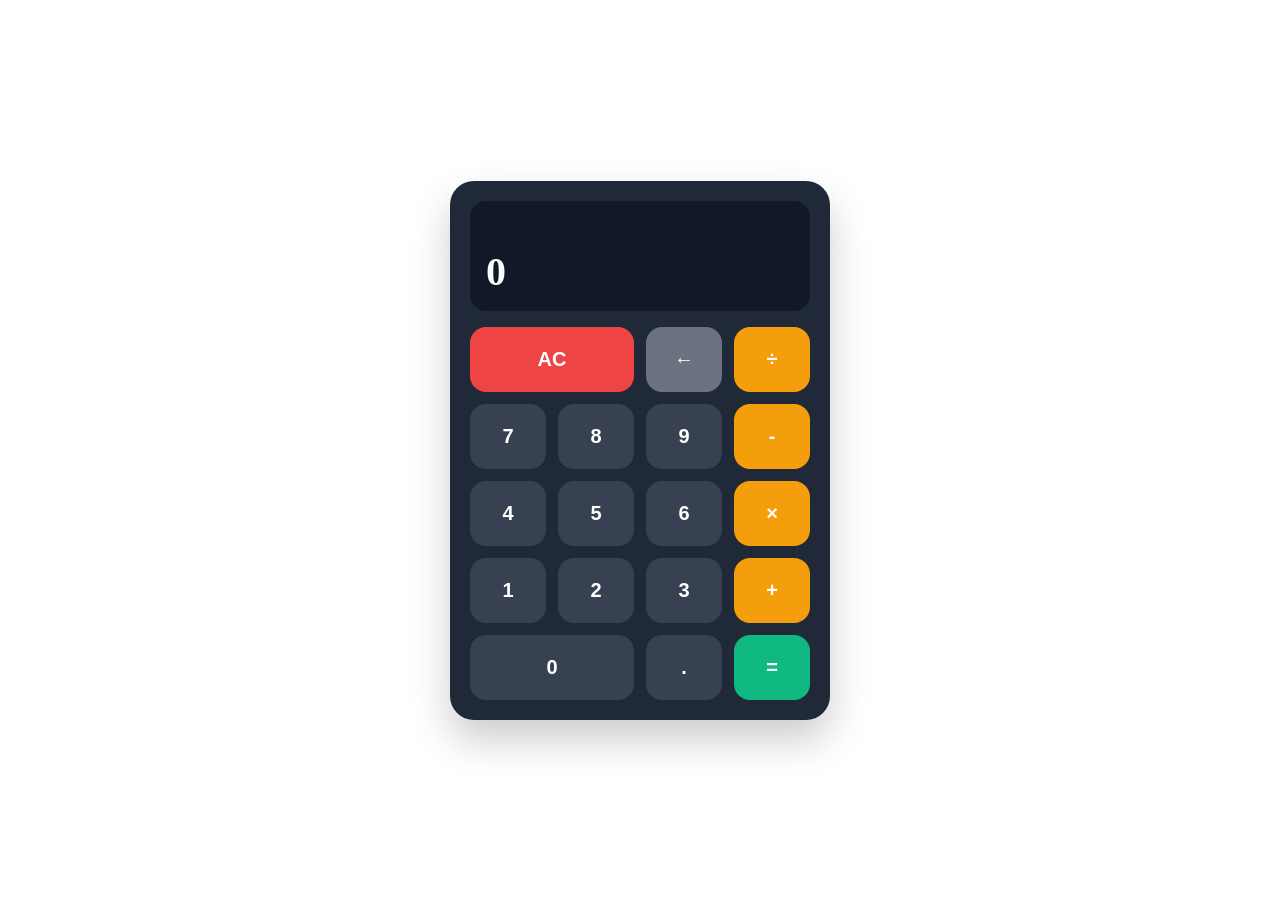
<file: WebDev-L2-Calculator/index.html>
<!DOCTYPE html>
<html lang="en">
<head>
    <meta charset="UTF-8">
    <meta name="viewport" content="width=device-width, initial-scale=1.0">
    <title>Calculator</title>
    <link rel="stylesheet" href="index.css">
</head>
<body>

    <main class="calculator">
        <div class="display">
            <div class="previous-display"></div>
            <div class="current-display">0</div>
        </div>

        <div class="calculator-buttons">
            <button class="span-two clear" data-action="clear">AC</button>
            <button class="delete" data-action="delete">←</button>
            <button class="operator" data-operator="÷">÷</button>

            <button class="number" data-number="7">7</button>
            <button class="number" data-number="8">8</button>
            <button class="number" data-number="9">9</button>
            <button class="operator" data-operator="-">-</button>

            <button class="number" data-number="4">4</button>
            <button class="number" data-number="5">5</button>
            <button class="number" data-number="6">6</button>
            <button class="operator" data-operator="×">×</button>

            <button class="number" data-number="1">1</button>
            <button class="number" data-number="2">2</button>
            <button class="number" data-number="3">3</button>
            <button class="operator" data-operator="+">+</button>

            <button class="number span-two" data-number="0">0</button>
            <button class="decimal" data-action="decimal">.</button>
            <button class="equals" data-action="equals">=</button>
        </div>
    </main>

    <script src="index.js"></script>
</body>
</html>
</file>
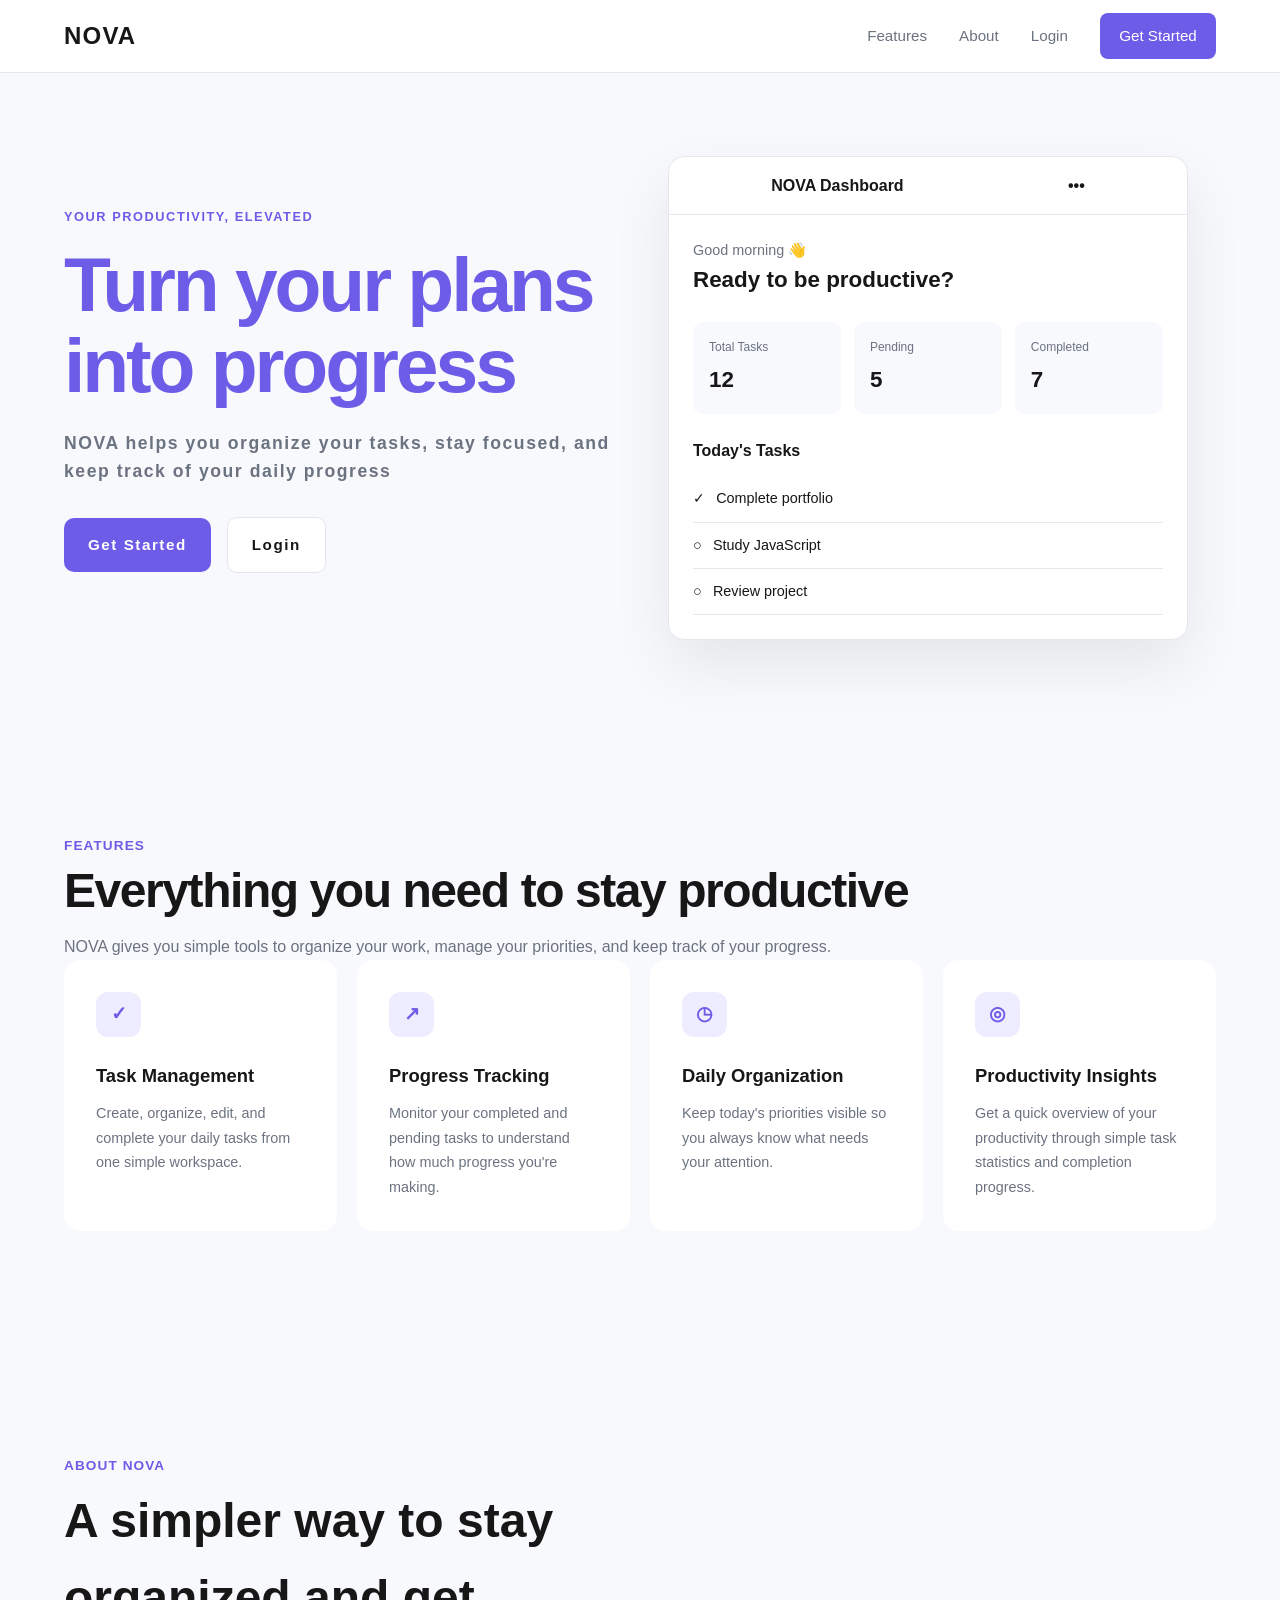
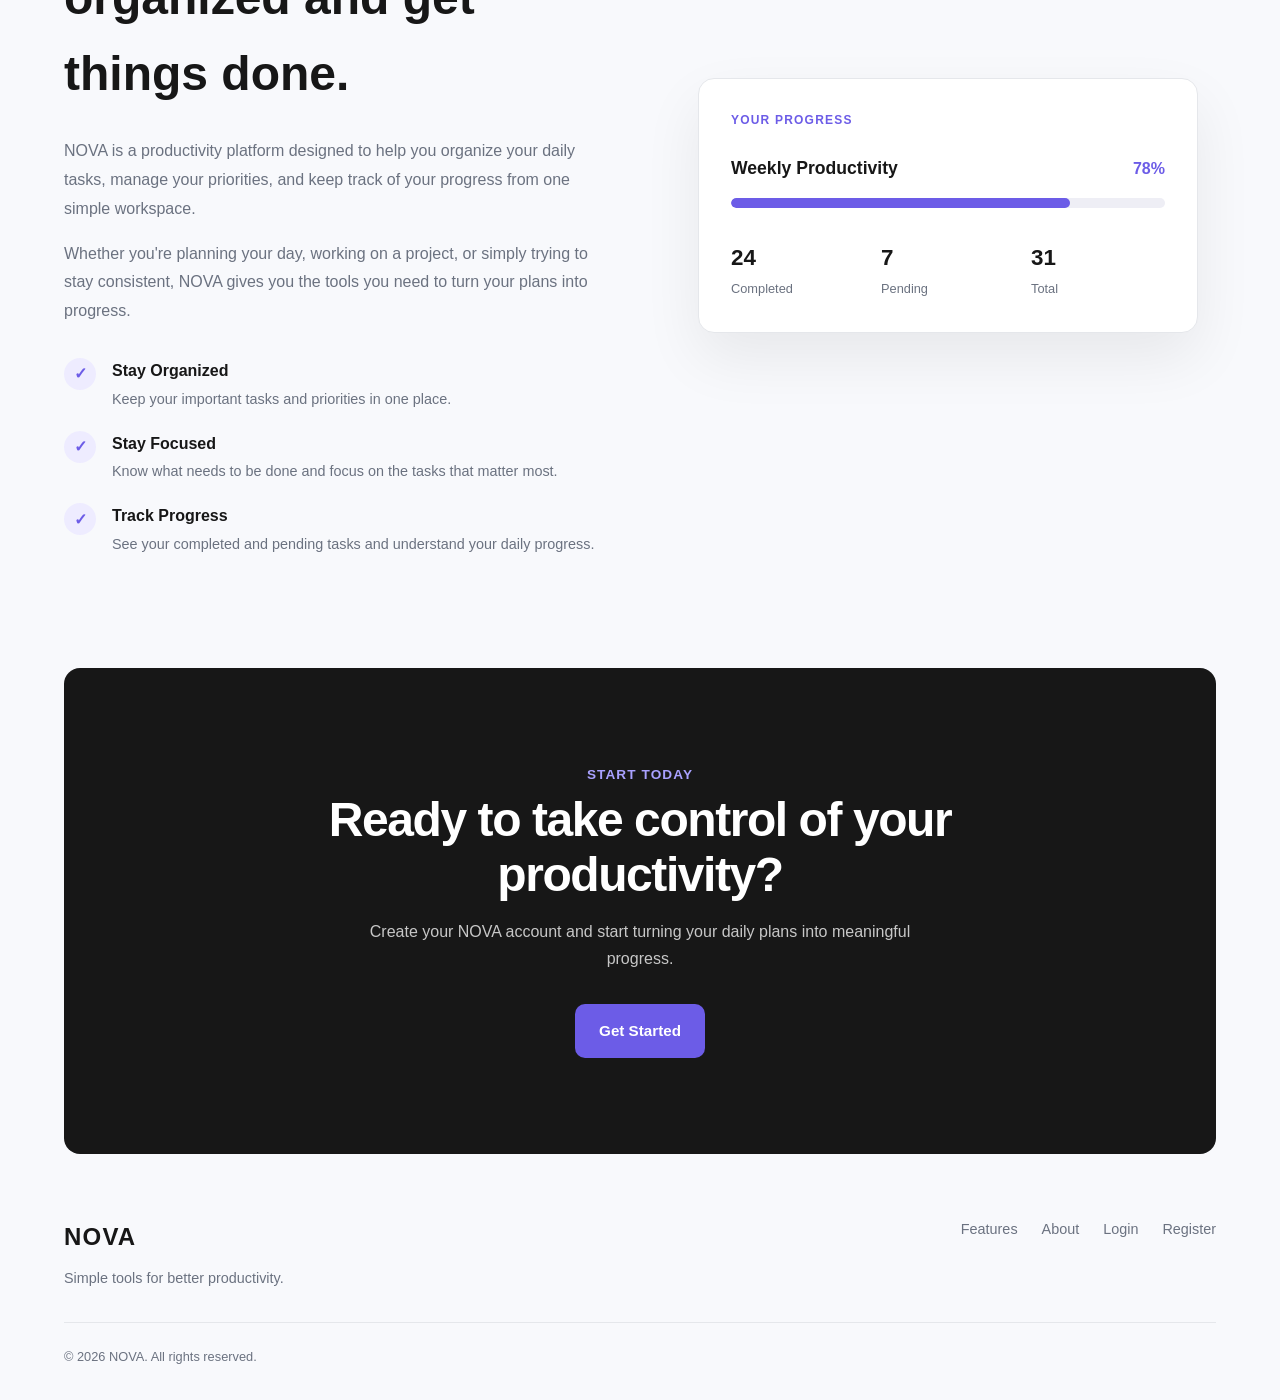
<file: WebDev-L2-LoginAuthenticationSystem/index.html>
<!DOCTYPE html>
<html lang="en">
<head>
    <meta charset="UTF-8">
    <meta name="viewport" content="width=device-width, initial-scale=1.0">
    <title>NOVA Productivity Platform</title>
    <link rel="stylesheet" href="index.css">
</head>
<body>
    <header class="header">
        <nav class="navbar">
            <a href="index.html" class="logo"> NOVA</a>

            <div class="nav-links">
                <a href="#features">Features</a>
                <a href="#about">About</a>
                <a href="pages/login.html">Login</a>
                <a href="pages/register.html" class="nav-cta">Get Started</a>
            </div>

            <button class="menu-toggle" aria-label="Open navigation menu">☰</button>
        </nav>
    </header>
    
    <main>
        <section class="hero">
            <div class="hero-label">
                <p class="hero-label">YOUR PRODUCTIVITY, ELEVATED</p>
                <h1>Turn your plans into progress</h1>
                <p class="hero-description">NOVA helps you organize your tasks, stay focused, and keep track of your daily progress</p>

                <div class="hero-actions">
                    <a href="pages/register.html" class="primary-btn">Get Started</a>
                    <a href="pages/login.html" class="secondary-btn">Login</a>
                </div>
            </div>

            <div class="hero-preview">

    <div class="preview-window">

        <div class="preview-header">
            <span>NOVA Dashboard</span>
            <span>•••</span>
        </div>

        <div class="preview-body">

            <div class="preview-welcome">
                <p>Good morning 👋</p>
                <h2>Ready to be productive?</h2>
            </div>

            <div class="preview-stats">

                <div class="preview-card">
                    <span>Total Tasks</span>
                    <strong>12</strong>
                </div>

                <div class="preview-card">
                    <span>Pending</span>
                    <strong>5</strong>
                </div>

                <div class="preview-card">
                    <span>Completed</span>
                    <strong>7</strong>
                </div>

            </div>

            <div class="preview-tasks">

                <h3>Today's Tasks</h3>

                <div class="preview-task">
                    <span>✓</span>
                    <span>Complete portfolio</span>
                </div>

                <div class="preview-task">
                    <span>○</span>
                    <span>Study JavaScript</span>
                </div>

                <div class="preview-task">
                    <span>○</span>
                    <span>Review project</span>
                </div>
            </div>
        </div>
    </div>
</div>
    </section>

<section id="features" class="features">

    <div class="section-heading">
        <p class="section-label">FEATURES</p>
        <h2>Everything you need to stay productive</h2>
        <p>NOVA gives you simple tools to organize your work, manage your priorities, and keep track of your progress.</p>
    </div>

    <div class="features-grid">

        <article class="feature-card">
        <div class="feature-icon">✓</div>
        <h3>Task Management</h3>
        <p>Create, organize, edit, and complete your daily tasks from one simple workspace.</p>
        </article>

        <article class="feature-card">
        <div class="feature-icon">↗</div>
        <h3>Progress Tracking</h3>
        <p>Monitor your completed and pending tasks to understand how much progress you're making.</p>
        </article>

        <article class="feature-card">

            <div class="feature-icon">◷</div>
            <h3>Daily Organization</h3>

            <p>Keep today's priorities visible so you always know what needs your attention.</p>
        </article>

        <article class="feature-card">

            <div class="feature-icon">◎</div>
            <h3>Productivity Insights</h3>
            <p>Get a quick overview of your productivity through simple task statistics and completion progress.</p>
        </article>
    </div>
</section>

<section id="about" class="about">
    <div class="about-content">
        <p class="section-label">ABOUT NOVA</p>
        <h2>A simpler way to stay organized and get things done.</h2>

        <p>NOVA is a productivity platform designed to help you
            organize your daily tasks, manage your priorities,
            and keep track of your progress from one simple workspace.</p>

        <p>Whether you're planning your day, working on a project,
            or simply trying to stay consistent, NOVA gives you
            the tools you need to turn your plans into progress.</p>
        <div class="about-points">
            <div class="about-point">
                <span class="about-point-icon">✓</span>
                <div>
                    <h3>Stay Organized</h3>
                    <p>Keep your important tasks and priorities in one place.</p>
                </div>
            </div>

            <div class="about-point">
                <span class="about-point-icon">✓</span>
                <div>
                    <h3>Stay Focused</h3>
                    <p>Know what needs to be done and focus on the tasks that matter most.</p>
                </div>
            </div>

            <div class="about-point">
                <span class="about-point-icon">✓</span>
                <div>
                    <h3>Track Progress</h3>
                    <p>See your completed and pending tasks and understand your daily progress.</p>
                </div>
            </div>
        </div>
    </div>

    <div class="about-visual">
        <div class="about-card">
            <p class="about-card-label">YOUR PROGRESS</p>
            <div class="progress-header">
                <h3>
                    Weekly Productivity
                </h3>
                <span>
                    78%
                </span>
            </div>
            <div class="progress-bar">
                <div class="progress-fill"></div>
            </div>

            <div class="progress-stats">
                <div>
                    <strong>24</strong>
                    <span>Completed</span>
                </div>
                <div>
                    <strong>7</strong>
                    <span>Pending</span>
                </div>
                <div>
                    <strong>31</strong>
                    <span>Total</span>
                </div>
            </div>
        </div>
    </div>
</section>

<section class="final-cta">
        <div class="cta-content">
        <p class="section-label">START TODAY</p>
        <h2>Ready to take control of your productivity?</h2>
        <p>Create your NOVA account and start turning your daily plans into meaningful progress.</p>
    <a href="pages/register.html" class="primary-btn">Get Started</a>
    </div>
</section>
    </main>

<footer>
    <div class="footer-content">
        <div class="footer-brand">
        <a href="index.html" class="logo">NOVA</a>
            <p>Simple tools for better productivity.</p>
        </div>

        <div class="footer-links">
            <a href="#features">Features</a>
            <a href="#about">About</a>
            <a href="pages/login.html">Login</a>
            <a href="pages/register.html">Register</a>
        </div>
    </div>
    <div class="footer-bottom">
        <p>&copy; 2026 NOVA. All rights reserved.</p>
    </div>
</footer>
    <script src="index.js"></script>
</body>
</html>
</file>
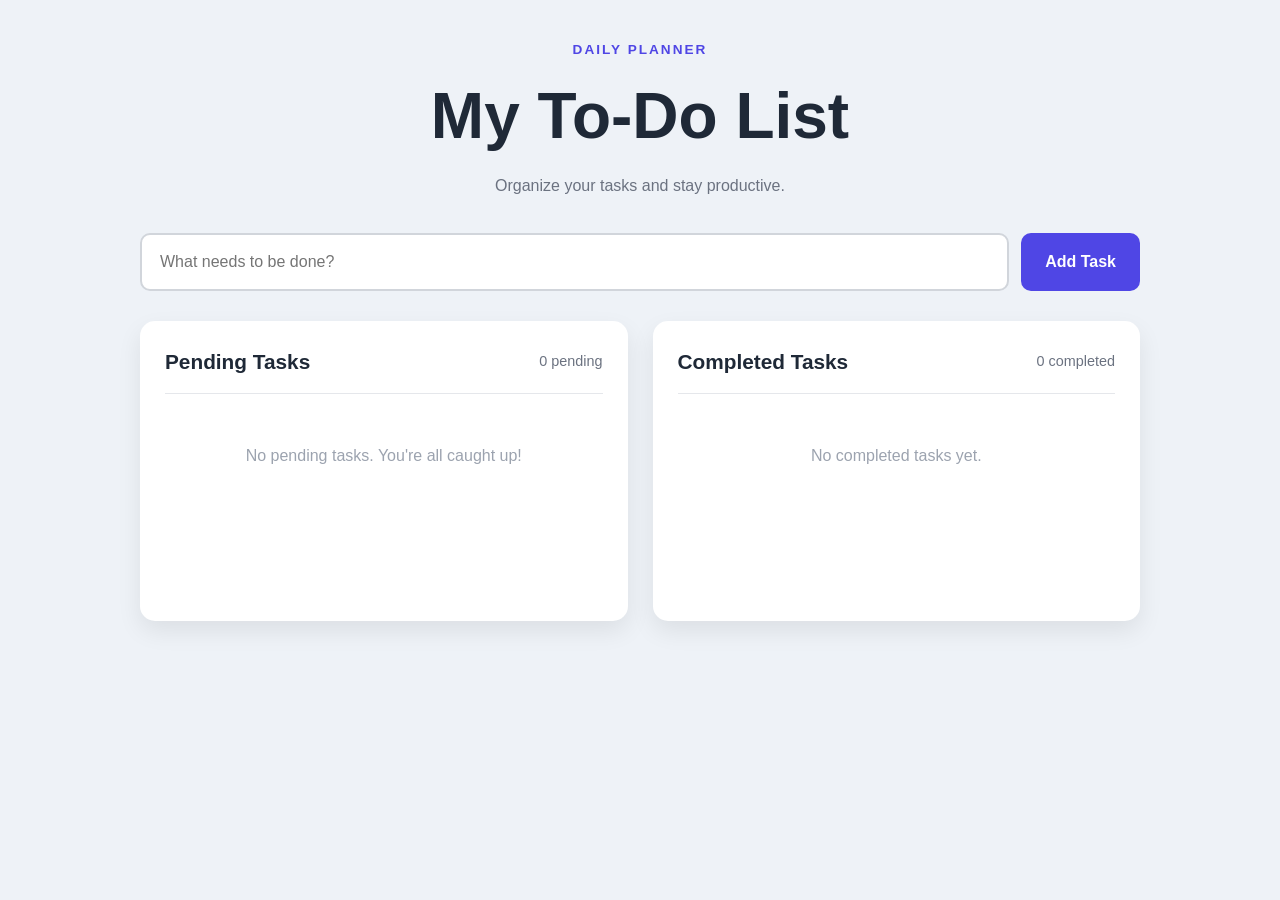
<file: WebDev-L2-ToDoWebApp/index.html>
<!DOCTYPE html>
<html lang="en">
<head>
    <meta charset="UTF-8">
    <meta name="viewport" content="width=device-width, initial-scale=1.0">
    <title>To-Do Web App</title>
    <link rel="stylesheet" href="index.css">
</head>

<body>

    <main class="todo-app">

        <header class="app-header">
            <p class="eyebrow">Daily Planner</p>
            <h1>My To-Do List</h1>
            <p class="subtitle">Organize your tasks and stay productive.</p>
        </header>

        <section class="task-input-section">
            <form id="task-form">
                <label for="task-input" class="sr-only">Enter a task</label>

                <input type="text" id="task-input" placeholder="What needs to be done?" autocomplete="off">

                <button type="submit" id="add-task-btn"> Add Task</button>
            </form>
        </section>

        <section class="tasks-section">

            <div class="task-list-container">
                <div class="list-header">
                    <h2>Pending Tasks</h2>
                    <span id="pending-count">0 pending</span>
                </div>

                <ul id="pending-list" class="task-list"></ul>

                <p id="pending-empty" class="empty-message">
                    No pending tasks. You're all caught up!
                </p>
            </div>

            <div class="task-list-container">
                <div class="list-header">
                    <h2>Completed Tasks</h2>
                    <span id="completed-count">0 completed</span>
                </div>

                <ul id="completed-list" class="task-list"></ul>

                <p id="completed-empty" class="empty-message"> No completed tasks yet.</p>
            </div>

        </section>

    </main>

    <script src="index.js"></script>
</body>
</html>
</file>
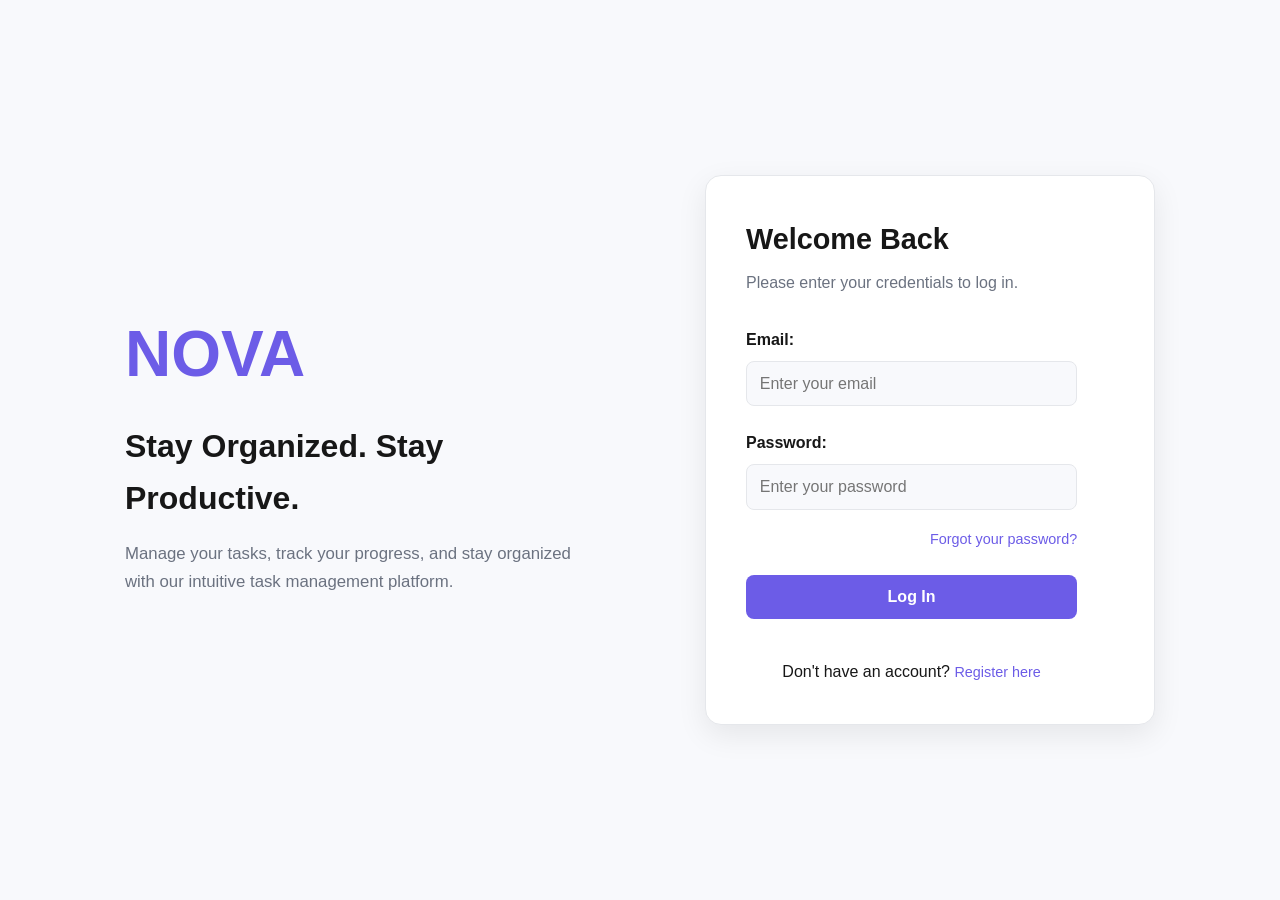
<file: WebDev-L2-LoginAuthenticationSystem/pages/dashboard.html>
<!DOCTYPE html>
<html lang="en">
<head>
    <meta charset="UTF-8">
    <meta name="viewport" content="width=device-width, initial-scale=1.0">

    <title>NOVA Dashboard</title>

    <link rel="stylesheet" href="../index.css">
</head>

<body>

    <div class="dashboard-container">

        <header class="dashboard-header">
            <div class="dashboard-logo">
                <h1>NOVA</h1>
            </div>

            <div class="dashboard-user">
                <div class="user-avatar">R</div>

                <div class="user-info">
                    <span class="user-name">User</span>
                    <span class="user-email">user@example.com</span>
                </div>

                <button type="button" id="logoutBtn">Logout</button>
            </div>
        </header>

        <div class="dashboard-layout">
            <aside class="dashboard-sidebar">
                <nav class="dashboard-nav" aria-label="Dashboard navigation">

                    <a href="dashboard.html" class="nav-item active">Dashboard</a>

                    <a href="#tasks" class="nav-item">My Tasks</a>
                </nav>
            </aside>

            <main class="dashboard-main">

                <section class="welcome-section">
                    <div>
                        <p class="section-label">Dashboard</p>

                        <h2>Hi, <span id="dashboardUserName">User</span> 👋</h2>
                        <p>Stay focused, stay organized, and get things done.</p>
                    </div>
                </section>

                <section class="stats-section" aria-label="Task statistics">

                    <article class="stat-card">
                        <span class="stat-label">Total Tasks</span>
                        <strong id="totalTasks">0</strong>
                    </article>

                    <article class="stat-card">
                        <span class="stat-label">Completed</span>
                        <strong id="completedTasks">0</strong>
                    </article>

                    <article class="stat-card">
                        <span class="stat-label">Remaining</span>
                        <strong id="remainingTasks">0</strong>
                    </article>
                </section>

                <section class="tasks-section" id="tasks">

                    <div class="tasks-header">
                        <div>
                            <p class="section-label">Productivity</p>
                            <h2>My Tasks</h2>
                        </div>
                    </div>

                    <form class="task-form" id="taskForm">
                        <label for="taskInput" class="sr-only">Add a new task</label>

                        <input type="text" id="taskInput" placeholder="What do you need to accomplish?" autocomplete="off">
                        <button type="submit">Add Task</button>
                    </form>

                    <div class="task-list-container">
                        <div class="task-group">
                            <div class="task-group-header">
                                <h3>Pending Tasks</h3>
                                <span id="pendingCount">0</span>
                            </div>

                            <ul id="pendingList" class="task-list"></ul>
                        </div>

                        <div class="task-group">

                            <div class="task-group-header">
                                <h3>Completed Tasks</h3>
                                <span id="completedCount">0</span>
                            </div>

                            <ul id="completedList" class="task-list"></ul>
                        </div>
                    </div>

                    <div class="empty-state" id="emptyState">
                        <h3>No tasks yet</h3>
                        <p>
                            Start by adding your first task and take the next step
                            toward a more productive day.
                        </p>
                    </div>
                </section>
            </main>
        </div>
    </div>

    <script src="../index.js"></script>

</body>
</html>
</file>
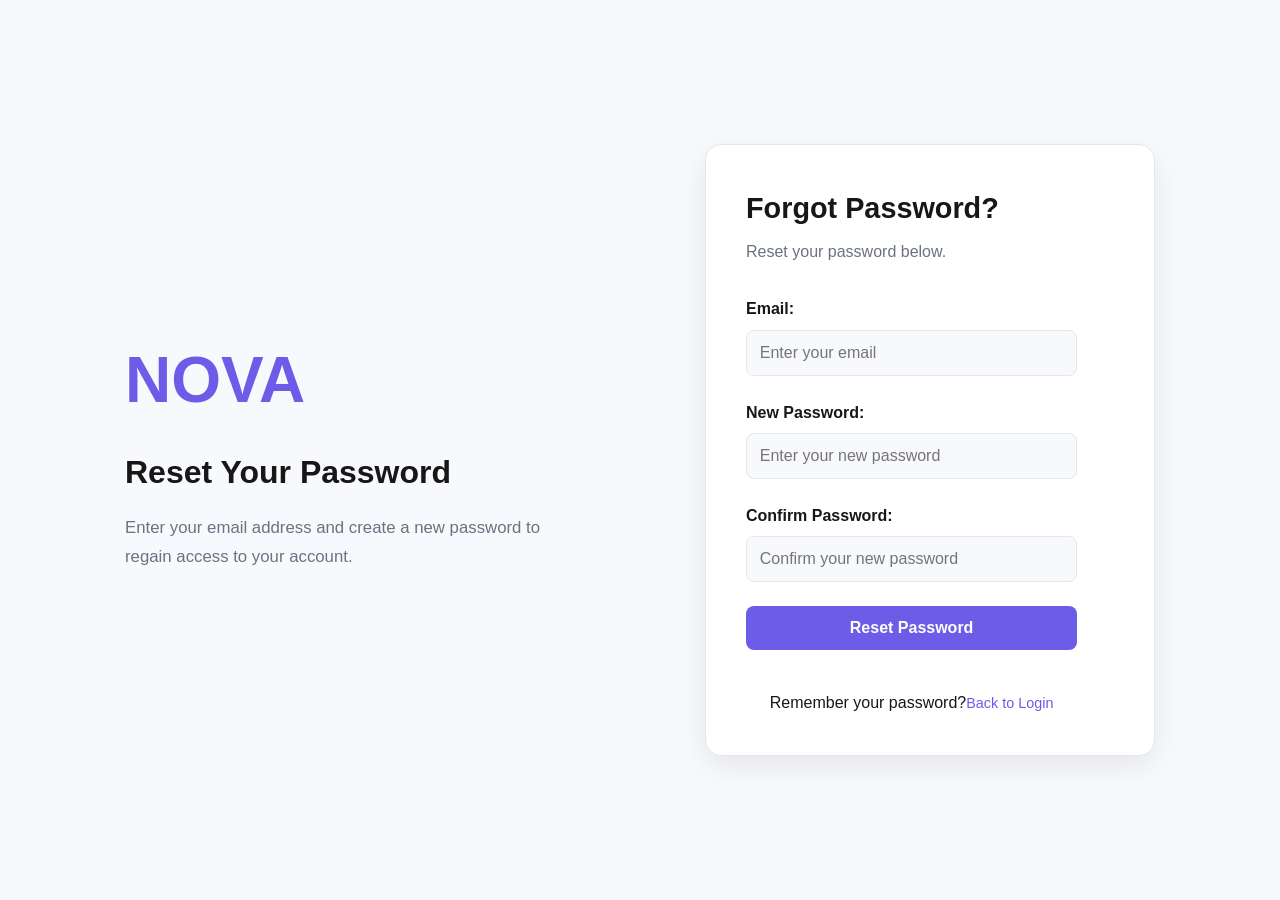
<file: WebDev-L2-LoginAuthenticationSystem/pages/forgot-password.html>
<!DOCTYPE html>
<html lang="en">
<head>
    <meta charset="UTF-8">
    <meta name="viewport" content="width=device-width, initial-scale=1.0">
    <title>Forgot Password NOVA</title>
    <link rel="stylesheet" href="../index.css">
</head>
<body>
    <section class="login-container">
        <div class="login-info">
            <h1>NOVA</h1>
            <h3>Reset Your Password</h3>
            <p>Enter your email address and create a new password to regain access to your account.</p>
        </div>

        <div class="login-card">
            <h2>Forgot Password?</h2>
            <p>Reset your password below.</p>
            <form class="login-form" id="forgotPasswordForm">
                <label for="email">Email:</label>
                <input type="email" id="email" required placeholder="Enter your email">

                <span id="emailError"></span>

                <label for="newPassword">New Password:</label>
                <input type="password" id="newPassword" required placeholder="Enter your new password">

                <span id="newPasswordError"></span>

                <label for="confirmPassword">Confirm Password:</label>
                <input type="password=" id="confirmPassword" required placeholder="Confirm your new password">

                <span id="confirmPasswordError"></span>

                <button type="submit">Reset Password</button>

                <p class="register">Remember your password?<a href="login.html">Back to Login</a></p>
                <span id="resetSuccess"></span>
            </form>
        </div>
    </section>

    <script src="../index.js"></script>

</body>

</html>
</file>
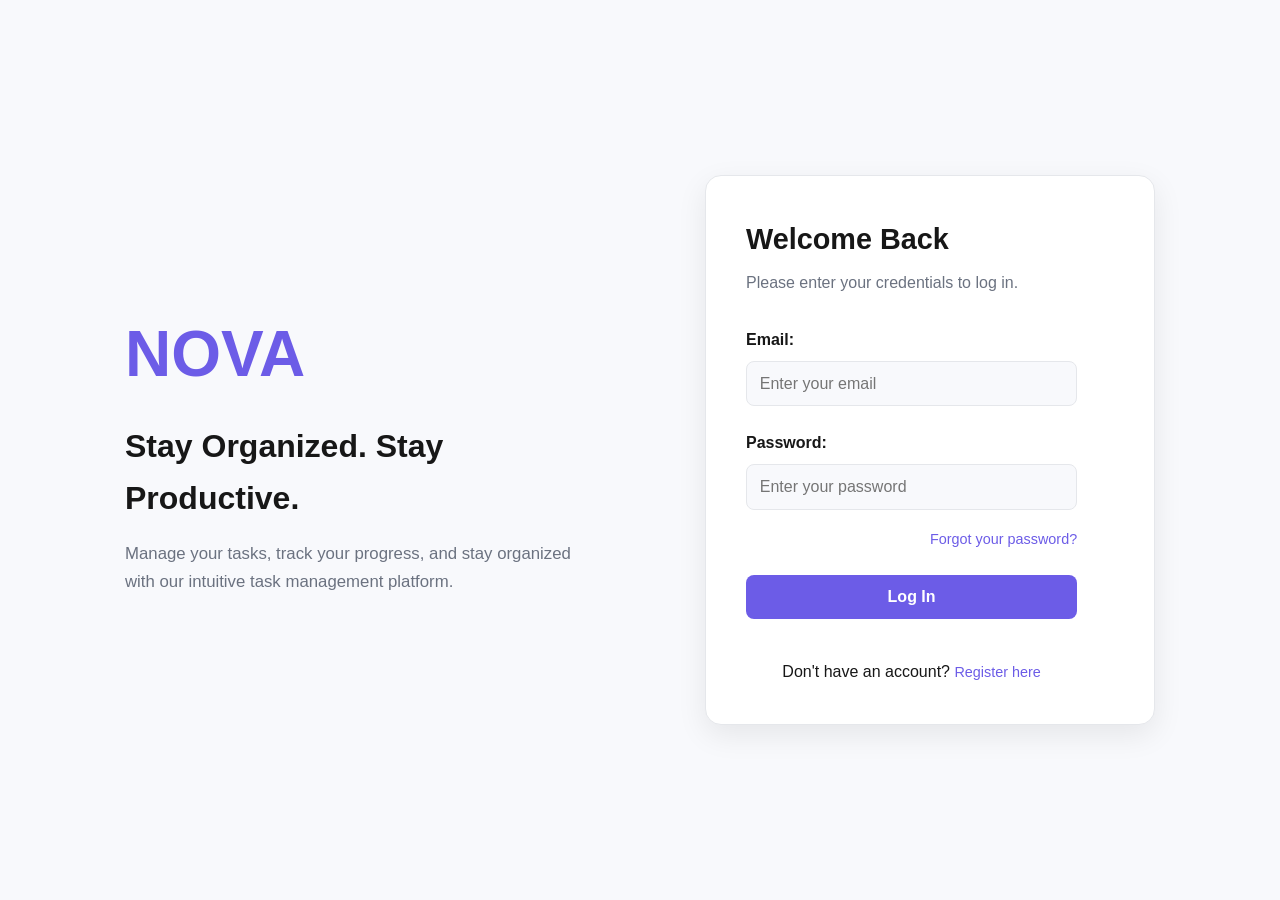
<file: WebDev-L2-LoginAuthenticationSystem/pages/login.html>
<!DOCTYPE html>
<html lang="en">
<head>
    <meta charset="UTF-8">
    <meta name="viewport" content="width=device-width, initial-scale=1.0">
    <title>Login Platform</title>
    <link rel="stylesheet" href="../index.css">
</head>
<body>
    <section class="login-container">

        <div class="login-info">
        <h1>NOVA</h1>
        <h3>Stay Organized. Stay Productive.</h3>
        <p> Manage your tasks, track your progress, and stay organized with our intuitive task management platform.</p>
        </div>
        
    <div class="login-card">
        <h2>Welcome Back</h2>
        <p>Please enter your credentials to log in.</p>

        <form class="login-form" id="loginForm">
            <label for="email">Email:</label>
            <input type="email" id="email" required placeholder="Enter your email">
            <span id="emailErrors"></span>
            <label for="password">Password:</label>
            <input type="password" id="password" required placeholder="Enter your password">
            <span id="passwordErrors"></span>
            <p class="forget-password"><a href="forgot-password.html">Forgot your password?</a></p>
            <button type="submit">Log In</button>

            <p class="register">Don't have an account? <a href="register.html">Register here</a></p>
            <span id="success-login"></span>
        </form>
    </div>
    </section>
    <script src="../index.js"></script>
</body>
</html>
</file>
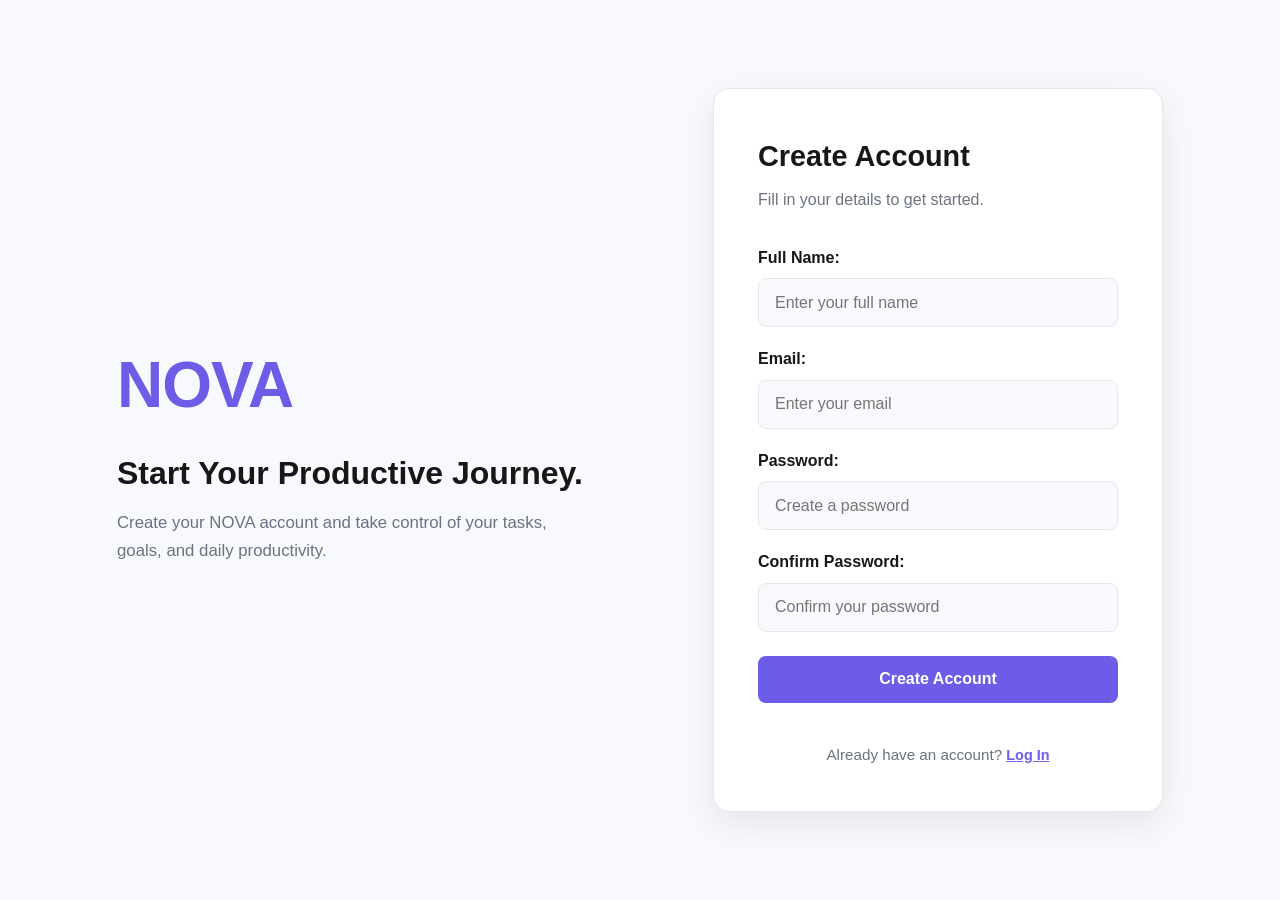
<file: WebDev-L2-LoginAuthenticationSystem/pages/register.html>
<!DOCTYPE html>

<html lang="en">

<head>
    <meta charset="UTF-8">
    <meta name="viewport" content="width=device-width, initial-scale=1.0">
    <title>NOVA | Register</title>
    <link rel="stylesheet" href="../index.css">
</head>

<body>

<section class="register-container">
    <div class="register-info">
        <h1>NOVA</h1>
        <h3>Start Your Productive Journey.</h3>
        <p>Create your NOVA account and take control of your tasks, goals, and daily productivity.</p>
    </div>

    <div class="register-card">
        <h2>Create Account</h2>
        <p>Fill in your details to get started.</p>

        <form class="register-form" id="registerForm">
            <label for="name">Full Name:</label>
            <input type="text"id="name" required placeholder="Enter your full name">
            <span id="fullNameError"></span>

            <label for="email">Email:</label>
            <input type="email" id="email" required placeholder="Enter your email">
            <span id="emailError"></span>

            <label for="password">Password:</label>
            <input type="password" id="password" required placeholder="Create a password">
            <span id="passwordError"></span>

            <label for="confirm-password">Confirm Password:</label>
            <input type="password" id="confirm-password" required placeholder="Confirm your password">
            <span id="confirmPassError"></span>

            <button type="submit">Create Account</button>
            <span id="success-message"></span>
            <p class="login-link">Already have an account? <a href="login.html">Log In</a></p>
        </form>
    </div>
</section>
<script src="../index.js"></script>
</body>

</html>
</file>
<file: WebDev-L2-Calculator/index.css>
* {
    margin: 0;
    padding: 0;
    box-sizing: border-box;
}
body {
    min-height: 100vh;
    display: flex;
    justify-content: center;
    align-items: center;
    padding: 1rem;
}
.calculator {
    width: min(100%, 380px);
    padding: 1.25rem;
    border-radius: 1.5rem;
    background: #1f2937;
    box-shadow: 0 20px 40px rgba(0, 0, 0, 0.2);
}
.display {
    min-height: 110px;
    margin-bottom: 1rem;
    padding: 1rem;
    display: flex;
    flex-direction: column;
    justify-content: flex-end;
    align-items: flex-end;
    overflow: hidden;
    border-radius: 1rem;
    background: #111827;
    color: #ffffff;
}
.previous-display {
    min-height: 24px;
    width: 100%;
    color: #9ca3af;
    font-size: 1rem;
}
.current-display {
    width: 100%;
    font-size: 2.5rem;
    font-weight: 600;
    overflow-wrap: anywhere;
}
.calculator-buttons {
    display: grid;
    grid-template-columns: repeat(4, 1fr);
    gap: 0.75rem;
}.calculator-buttons button {
    min-height: 65px;
    border: none;
    border-radius: 1rem;
    font-size: 1.25rem;
    font-weight: 600;
    cursor: pointer;
}
.number,
.decimal {
    background: #374151;
    color: #ffffff;
}
.operator {
    background: #f59e0b;
    color: #ffffff;
}
.clear {
    background: #ef4444;
    color: #ffffff;
}
.delete {
    background: #6b7280;
    color: #ffffff;
}
.equals {
    background: #10b981;
    color: #ffffff;
}
.calculator-buttons button:hover {
    opacity: 0.85;
}
.calculator-buttons button:active {
    transform: scale(0.95);
}
.span-two {
    grid-column: span 2;
}
@media (max-width: 400px) {
    .calculator {
        padding: 1rem;
        border-radius: 1.25rem;
    }

    .calculator-buttons {
        gap: 0.5rem;
    }

    .calculator-buttons button {
        min-height: 60px;
    }

    .current-display {
        font-size: 2rem;
    }
}
</file>
<file: WebDev-L2-LoginAuthenticationSystem/index.css>
* {
    margin: 0;
    padding: 0;
    box-sizing: border-box;
}
html{
    scroll-behavior: smooth;
}
body{
    font-family: Arial, sans-serif;
    line-height: 1.6;
    background-color: var(--background-color);
    color: var(--text-primary);
}
:root {
    --primary-color: #6c5ce7;
    --primary-dark: #5849c7;
    --background-color: #f8f9fc;
    --surface-color: #ffffff;
    --text-primary: #171717;
    --text-secondary: #6b7280;
    --border-color: #e5e7eb;
    --radius: 16px;
    --container-width: 1200px;
}
.container {
    width: min(90%, var(--container-width));
    margin: 0 auto;
}
header {
    background-color: var(--surface-color);
    border-bottom: 1px solid var(--border-color);
}
nav {
    width: min(90%, var(--container-width));
    margin: 0 auto;
    min-height: 72px;
    display: flex;
    align-items: center;
    justify-content: space-between;
}
.logo {
    color: var(--text-primary);
    text-decoration: none;
    font-size: 1.5rem;
    font-weight: 800;
    letter-spacing: 0.05em;
}
.nav-links {
    display: flex;
    align-items: center;
    gap: 2rem;
}
.nav-links a{
    color: var(--text-secondary);
    text-decoration: none;
    font-size: 0.95rem;
    font-weight: 500;
    transition: color 0.2s ease;
}
.nav-links a:hover {
    color: var(--primary-color);
}
.nav-cta {
    background-color: var(--primary-color);
    color: white !important;
    padding: 0.7rem 1.2rem;
    border-radius: 8px;
    transition: background-color 0.2s ease;
}
.nav-cta:hover {
    background-color: var(--primary-dark);
}
.hero {
    width: min(90%, var(--container-width));
    margin: 0 auto;
    min-height: 650px;
    display: grid;
    grid-template-columns: 1fr 1fr;
    align-items: center;
}
.hero-label {
    color: var(--primary-color);
    font-size: 0.8rem;
    font-weight: 700;
    letter-spacing: 0.12em;
    margin-bottom: 1rem;
}
.hero h1 {
    max-width: 650px;
    font-size: clamp(2.8rem, 6vw, 5rem);
    line-height: 1.05;
    letter-spacing: -0.04em;
    margin-bottom: 1.5rem;
}
.hero-description {
    max-width: 550;
    color: var(--text-secondary);
    font-size: 1.1rem;
    margin-bottom: 2rem;
}
.hero-actions {
    display: flex;
    align-items: center;
    gap: 1rem;
}
.primary-btn,
.secondary-btn {
    display: inline-flex;
    align-items: center;
    justify-content: center;
    text-decoration: none;
    padding: 0.9rem 1.5rem;
    border-radius: 10px;
    font-weight: 600;
    transition: all 0.2s ease;
    font-size: 0.95rem;
}
.primary-btn{
    background-color: var(--primary-color);
    color: white;
}
.primary-btn:hover {
    background-color: var(--primary-dark);
}
.secondary-btn {
    background-color: var(--surface-color);
    color: var(--text-primary);
    border: 1px solid var(--border-color);
}
.secondary-btn:hover {
    border-color: var(--primary-color);
    color: var(--primary-color);
}
.hero-preview {
    display: flex;
    justify-content: center;
}
.preview-window {
    width: 100%;
    max-width: 520px;
    background-color: var(--surface-color);
    border: 1px solid var(--border-color);
    border-radius: var(--radius);
    box-shadow: 0 25px 60px rgba(0, 0, 0, 0.08);
    overflow: hidden;
}
.preview-header {
    display: flex;
    align-items: center;
    justify-content: space-around;
    padding: 1rem 1.25rem;
    border-bottom: 1px solid var(--border-color);
    font-weight: 600;
}
.preview-body {
    padding: 1.5rem;
}
.preview-welcome {
    margin-bottom: 1.5rem;
}
.preview-welcome p {
    color: var(--text-secondary);
    font-size: 0.9rem;
}
.preview-welcome h2 {
    font-size: 1.4rem;
}
.preview-stats {
    display: grid;
    grid-template-columns: repeat(3, 1fr);
    gap: 0.8rem;
    margin-bottom: 1.5rem;
}
.preview-card {
    padding: 1rem;
    background-color: var(--background-color);
    border-radius: 10px;
}
.preview-card span {
    display: block;
    color: var(--text-secondary);
    font-size: 0.75rem;
    margin-bottom: 0.3rem;
}
.preview-card strong {
    font-size: 1.4rem;
}
.preview-tasks h3 {
    font-size: 1rem;
    margin-bottom: 0.8rem;
}
.preview-task {
    display: flex;
    align-items: center;
    gap: 0.7rem;
    padding: 0.7rem 0;
    border-bottom: 1px solid var(--border-color);
    font-size: 0.9rem;
}
.features {
    width: min(90%, var(--container-width));
    margin: 0 auto;
    padding: 7rem 0;
}
.section.heading {
    max-width: 650px;
    margin: 0 auto 4rem;
    text-align: center;
}
.section-label {
    color: var(--primary-color);
    font-size: 0.8rem;
    font-weight: 700;
    letter-spacing: 0.12em;
    margin-bottom: 0.8rem;
}
.section-heading h2 {
    font-size: clamp(2rem, 4vw, 3rem);
    line-height: 1.15;
    letter-spacing: -0.03em;
    margin-bottom: 1rem;
}
.section-heading > p:last-child {
    color: var(--text-secondary);
    font-size: 1rem;
}
.features-grid {
    display: grid;
    grid-template-columns: repeat(4, 1fr);
    gap: 1.25rem;
}
.feature-card {
    background-color: var(--surface-color);
    bottom: 1px solid var(--border-color);
    border-radius: var(--radius);
    padding: 2rem;
    min-height: 260px;
    transition:
    transform 0.2s ease,
    box-shadow 0.2s ease;
}
.feature-card:hover {
    transform: translateY(-5px);
    box-shadow: 0 15px 35px rgba(0, 0, 0, 0.06);
}
.feature-icon {
    width: 45px;
    height: 45px;
    display: flex;
    align-items: center;
    justify-content: center;
    margin-bottom: 1.5rem;
    background-color: #eeecff;
    color: var(--primary-color);
    border-radius: 12px;
    font-size: 1.2rem;
    font-weight: 700;
}
.feature-card h3 {
    font-size: 1.15rem;
    margin-bottom: 0.7rem;
}
.feature-card p {
    color: var(--text-secondary);
    font-size: 0.9rem;
    line-height: 1.7;
}
.about {
    width: min(90%, var(--container-width));
    margin: 0 auto;
    padding: 7rem 0;
    display: grid;
    grid-template-columns: 1fr 1fr;
    align-items: center;
    gap: 5rem;
}
.about-content {
    max-width: 600px;
}
.about-content > h2 {
    font-size: clamp(2rem, 4vw, 3rem);
    line-height: -0.03em;
    margin-bottom: 1.5rem;
}
.about-content > p:not(.section-label) {
    color: var(--text-secondary);
    margin-bottom: 1rem;
    line-height: 1.8;
}
.about-points {
    display: flex;
    flex-direction: column;
    gap: 1.25rem;
    margin-top: 2rem;
}
.about-point {
    display: flex;
    align-items: flex-start;
    gap: 1rem;
}
.about-point-icon {
    flex-shrink: 0;
    width: 32px;
    height: 32px;
    display: flex;
    align-items: center;
    justify-content: center;
    background-color: #eeecff;
    color: var(--primary-color);
    border-radius: 50%;
    font-weight: 700;
}
.about-point h3 {
    font-size: 1rem;
    margin-bottom: 0.25rem;
}
.about-point p {
    color: var(--text-secondary);
    font-size: 0.9rem;
    line-height: 1.6;
}
.about-visual {
    display: flex;
    justify-content: center;
}
.about-card {
    width: 100%;
    max-width: 500px;
    padding: 2rem;
    background-color: var(--surface-color);
    border: 1px solid var(--border-color);
    border-radius: var(--radius);
    box-shadow: 0 25px 60px rgba(0, 0, 0, 0.07);
}
.about-card-label {
    color: var(--primary-color);
    font-size: 0.75rem;
    font-weight: 700;
    letter-spacing: 0.1em;
    margin-bottom: 1.5rem;
}
.progress-header {
    display: flex;
    align-items: center;
    justify-content: space-between;
    margin-bottom: 1rem;
}
.progress-header h3 {
    font-size: 1.1rem;
}
.progress-header span {
    color: var(--primary-color);
    font-weight: 700;
}
.progress-bar {
    width: 100%;
    height: 10px;
    background-color: #eeeef5;
    border-radius: 999px;
     overflow: hidden;
    margin-bottom: 2rem;
}
.progress-fill {
    width: 78%;
    height: 100%;
    background-color: var(--primary-color);
    border-radius: inherit;
}
.progress-stats {
    display: grid;
    grid-template-columns: repeat(3, 1fr);
    gap: 1rem;
}
.progress-stats div {
    display: flex;
    flex-direction: column;
    gap: 0.2rem;
}
.progress-stats strong {
    font-size: 1.4rem;
}
.progress-stats span {
    color: var(--text-secondary);
    font-size: 0.8rem;
}
.final-cta {
    width: min(90%, var(--container-width));
    margin: 0 auto;
    padding: 6rem 2rem;
    background-color: var(--text-primary);
    border-radius: var(--radius);
    text-align: center;
}
.cta-content {
    max-width: 650px;
    margin: 0 auto;
}
.final-cta .section-label {
    color: #a9a1ff;
}
.final-cta h2 {
    color: white;
    font-size: clamp(2rem, 4vw, 3rem);
    line-height: 1.15;
    letter-spacing: -0.03em;
    margin-bottom: 1rem;
}
.final-cta p:not(.section-label) {
    color: #c7c7c7;
    max-width: 550px;
    margin: 0 auto 2rem;
    line-height: 1.7;
}
.primary-btn {
    background-color: var(--primary-color);
    color: white;
}
footer {
    width: min(90%, var(--container-width));
    margin: 0 auto;
    padding: 4rem 0 2rem;
}
.footer-content {
    display: flex;
    align-items: flex-start;
    justify-content: space-between;
    gap: 3rem;
    padding-bottom: 2rem;
    border-bottom: 1px solid var(--border-color);
}
.footer-brand {
    max-width: 300px;
}
.footer-brand p {
    color: var(--text-secondary);
    margin-top: 0.7rem;
    font-size: 0.9rem;
}
.footer-links {
    display: flex;

    gap: 1.5rem;

    flex-wrap: wrap;
}
.footer-links a {
    color: var(--text-secondary);
    text-decoration: none;
    font-size: 0.9rem;
    transition: color 0.2s ease;
}
.footer-links a:hover {
    color: var(--primary-color);
}
.footer-bottom {
    padding-top: 1.5rem;
}
.footer-bottom p {
    color: var(--text-secondary);
    font-size: 0.8rem;
}
.menu-toggle {
    display: none;
    background: none;
    border: none;
    font-size: 1.5rem;
    cursor: pointer;
}

@media (max-width: 900px) {
    .menu-toggle {
        display: block;
    }
    nav {
        flex-direction: row;
        align-items: center;
        justify-content: space-between;
}
    .navbar {
        position: relative;
        padding: 1rem 1.25rem;
        display: flex;
        justify-content: space-between;
        align-items: center;
    }
    .nav-links{
        display: none;
        position: absolute;
        top: 100%;
        left: 0;
        width: 100%;
        background-color: var(--surface-color);
        flex-direction: column;
        align-items: flex-end;
        gap: 1rem;
        padding: 1rem 0;
    }
    .nav-links.active {
        display: flex;
    }
    .hero {
        grid-template-columns: 1fr;
        min-height: auto;
        padding: 5rem 0;
    }
    .hero-content {
        text-align: center;
    }
    .hero-description {
        margin-left: auto;
        margin-right: auto;
    }
    .hero-actions {
        justify-content: center;
    }
    .features-grid {
        grid-template-columns: repeat(2, 1fr);
    }
    .about {
        grid-template-columns: 1fr;
        gap: 3rem;
        padding: 5rem 0;
    }
    .about-content {
        max-width: 100%;
    }
    .about-visual {
        width: 100%;
    }
    .footer-content {
        flex-direction: column;
    }
}

@media (max-width: 600px) {
    nav {
        min-height: auto;
        padding: 1rem 0;
        flex-direction: row;
        align-items: center;
        justify-content: space-between;
        gap: 1rem;
    }
    .nav-links {
        width: 100%;

        justify-content: center;

        gap: 0.8rem;
    }
    .nav-links a {
        font-size: 0.85rem;
    }
    .hero {
        width: 90%;

        padding: 4rem 0;
    }
    .hero h1 {
        font-size: 2.7rem;
    }
    .hero-description {
        font-size: 1rem;
    }
    .hero-actions {
        flex-direction: column;

        width: 100%;
    }
    .primary-btn,
    .secondary-btn {
        width: 100%;
    }
    .preview-body {
        padding: 1rem;
    }
    .preview-stats {
        grid-template-columns: 1fr;
    }
    .features {
        padding: 5rem 0;
    }
    .features-grid {
        grid-template-columns: 1fr;
    }
    .feature-card {
        min-height: auto;
    }
    .section-heading {
        margin-bottom: 3rem;
    }
    .section-heading h2 {
        font-size: 2rem;
    }
    .about {
        width: 90%;
        padding: 5rem 0;
    }
    .about-content > h2 {
        font-size: 2rem;
    }
    .about-card {
        padding: 1.5rem;
    }
    .progress-stats {
        gap: 0.5rem;
    }
    .final-cta {
        width: 90%;

        padding: 4rem 1.5rem;
    }
    .final-cta h2 {
        font-size: 2rem;
    }
    footer {
        padding-top: 3rem;
    }
    .footer-links {
        gap: 1rem;
    }

}


/* Login Page Styles */
* {
    box-sizing: border-box;
    margin: 0;
    padding: 0;
}
html {
    scroll-behavior: smooth;
}
body {
    font-family: Arial, sans-serif;
    background-color: var(--background-color);
    color: var(--text-primary);
    line-height: 1.6;
}
.login-container {
    width: min(90%, var(--container-width));
    margin: 0 auto;
    min-height: 100vh;
    display: flex;
    align-items: center;
    justify-content: center;
    gap: 5rem;
    padding: 3rem 0;
}
.login-info {
    flex: 1;
    max-width: 500px;
}
.login-info h1 {
    font-size: 4rem;
    margin-bottom: 1rem;
    font-weight: 800;
    color: var(--primary-color);
}
.login-info h3 {
    font-size: 2rem;
    margin-bottom: 1rem;
    font-weight: 700;
    color: var(--text-primary);
}
.login-info p {
    color: var(--text-secondary);
    font-size: 1.05rem;
    max-width: 450px;
    line-height: 1.7;
}
.login-card{
    flex: 1;
    max-width: 450px;
    background-color: var(--surface-color);
    border: 1px solid var(--border-color);
    border-radius: var(--radius);
    padding: 2.5rem;
    box-shadow: 0 10px 30px rgba(0, 0, 0, 0.08);
}
.login-card h2 {
    font-size: 1.8rem;
    margin-bottom: 0.5rem;
    font-weight: 700;
    color: var(--text-primary);
}
.login-card > p {
    color: var(--text-secondary);
    margin-bottom: 2rem;
    font-size: 1rem;
}
.login-form {
    width: min(90%, var(--container-width));
    display: flex;
    flex-direction: column;
    max-width: 400px;
}
.login-form label {
    margin-bottom: 0.5rem;
    font-weight: 600;
    color: var(--text-primary);
}
.login-form input {
    padding: 0.8rem;
    margin-bottom: 1.5rem;
    border: 1px solid var(--border-color);
    border-radius: 8px;
    font-size: 1rem;
    background-color: var(--background-color);
    color: var(--text-primary);
}
.login-form input:focus {
    outline: none;
    border-color: var(--primary-color);
    box-shadow: 0 0 5px rgba(108, 92, 231, 0.5);
}
.login-form button {
    padding: 0.8rem;
    background-color: var(--primary-color);
    color: white;
    border: none;
    border-radius: 8px;
    font-size: 1rem;
    font-weight: 600;
    transition: background-color 0.2s ease;
    margin-bottom: 1rem;
    cursor: pointer;
}
.login-form button:hover {
    background-color: var(--primary-dark);
}
.forget-password {
    text-align: right;
    margin-bottom: 1.5rem;
    margin-top: -0.5rem;
}
.forget-password a {
    color: var(--primary-color);
    text-decoration: none;
    font-size: 0.9rem;
}
.forget-password a:hover {
    text-decoration: underline;
}
.register {
    text-align: center;
    margin-top: 1.5rem;
    margin-bottom: 0;
}
.register a {
    color: var(--primary-color);
    text-decoration: none;
    font-size: 0.9rem;
}
.register a:hover {
    text-decoration: underline;
}

@media (max-width: 900px) {
    .login-container {
        flex-direction: column;
        gap: 3rem;
        padding: 2rem 0;
    }
    .login-info {
        text-align: center;
        max-width: 600px;
    }
    .login-info h1 {
        font-size: 3rem;
    }
    .login-info h3 {
        font-size: 1.5rem;
    }
    .login-info p {
        margin: 0 auto;
    }
    .login-card {
        width: 100%;
        max-width: 450px;
    }
}

/* Register page styles */
.register-container {
    width: min(90%, var(--container-width));
    margin: 0 auto;
    min-height: 100vh;
    display: flex;
    align-items: center;
    justify-content: center;
    gap: 6rem;
    padding: 3rem 0;
}
.register-info {
    flex: 1;
    max-width: 500px;
}
.register-info h1 {
    font-size: 4rem;
    margin-bottom: 1rem;
    font-weight: 800;
    color: var(--primary-color);
    letter-spacing: -1px;
}
.register-info h3 {
font-size: 2rem;
margin-bottom: 1rem;
font-weight: 700;
color: var(--text-primary);
line-height: 1.25;
}
.register-info p {
color: var(--text-secondary);
font-size: 1.05rem;
max-width: 450px;
line-height: 1.7;
}
.register-card {
flex: 1;
width: 100%;
max-width: 450px;
background-color: var(--surface-color);
border: 1px solid var(--border-color);
border-radius: var(--radius);
padding: 2.75rem;
box-shadow: 0 12px 35px rgba(0, 0, 0, 0.08);
}
.register-card h2 {
font-size: 1.8rem;
margin-bottom: 0.5rem;
font-weight: 700;
color: var(--text-primary);
}
.register-card > p {
color: var(--text-secondary);
margin-bottom: 2rem;
font-size: 1rem;
}
.register-form {
width: 100%;
display: flex;
flex-direction: column;
}
.register-form label {
margin-bottom: 0.5rem;
font-weight: 600;
color: var(--text-primary);
}
.register-form input {
width: 100%;
padding: 0.9rem 1rem;
margin-bottom: 1.2rem;
border: 1px solid var(--border-color);
border-radius: 8px;
font-size: 1rem;
background-color: var(--background-color);
color: var(--text-primary);
transition: border-color 0.2s ease, box-shadow 0.2s ease;
}
.register-form input:focus {
outline: none;
border-color: var(--primary-color);
box-shadow: 0 0 0 3px rgba(108, 92, 231, 0.12);
}
.register-form button {
width: 100%;
padding: 0.9rem;
margin-top: 0.3rem;
margin-bottom: 1rem;
background-color: var(--primary-color);
color: white;
border: none;
border-radius: 8px;
font-size: 1rem;
font-weight: 600;
cursor: pointer;
transition: background-color 0.2s ease, transform 0.2s ease;
}
.register-form button:hover{
background-color: var(--primary-dark);
transform: translateY(-1px);
}
.login-link {
text-align: center;
margin-top: 1.5rem;
margin-bottom: 0;
color: var(--text-secondary);
font-size: 0.95rem;
}
.login-link a {
color: var(--primary-color);
text-decoration: none;
font-size: 0.9rem;
font-weight: 600;
}
.login-link a {
text-decoration: underline;
}
@media (max-width: 900px) {
.register-container{
    flex-direction: column;
    gap: 3rem;
    padding: 2rem 0;
}
.register-info {
    text-align: center;
    max-width: 600px;
}
.register-info h1 {
    font-size: 3rem;
}
.register-form h3 {
    font-size: 1.5rem;
}
.register-info p { 
    margin: 0 auto; 
} .register-card { 
    width: 100%; 
    max-width: 450px; 
    padding: 2rem; 
}
}

/* NOVA DASHBOARD */

.dashboard-container {
    min-height: 100vh;
    background-color: var(--background-color);
}
.dashboard-header {
    height: 80px;
    background-color: var(--surface-color);
    border-bottom: 1px solid var(--border-color);
    display: flex;
    align-items: center;
    justify-content: space-between;
    padding: 0 40px;
}
.dashboard-logo h1{
    color: var(--primary-color);
    font-size: 1.8rem;
    letter-spacing: -0.03em;
}
.dashboard-user {
    display: flex;
    align-items: center;
    gap: 12px;
}
.user-avatar {
    width: 42px;
    height: 42px;
    border-radius: 50%;
    background-color: var(--primary-color);
    color: white;
    display: flex;
    align-items: center;
    justify-content: center;
    font-weight: 700;
}
.user-info {
    display: flex;
    flex-direction: column;
}
.user-name {
    font-weight: 600;
    font-size: 0.95rem;
}
.user-email {
    color: var(--text-secondary);
    font-size: 0.8rem;
}
#logoutBtn {
    margin-left: 15px;
    padding: 9px 16px;
    border: 1px solid var(--border-color);
    border-radius: 8px;
    background-color: transparent;
    color: var(--text-primary);
    cursor: pointer;
    font-weight: 600;
}
.dashboard-layout {
    display: grid;
    grid-template-columns: 220px 1fr;
    min-height: calc(100vh - 80px);
}
.dashboard-sidebar {
    background-color: var(--surface-color);
    border-right: 1px solid var(--border-color);
    padding: 30px 20px;
}
.dashboard-nav {
    display: flex;
    flex-direction: column;
    gap: 8px;
}
.nav-item {
    display: block;
    padding: 12px 14px;
    border-radius: 10px;
    color: var(--text-secondary);
    text-decoration: none;
    font-weight: 500;
    transition: 0.2s ease;
}
.nav-item:hover {
    background-color: var(--background-color);
    color: var(--text-primary);
}
.nav-item.active {
    background-color: var(--primary-color);
    color: white;
}
.dashboard-main {
    padding: 40px;
    max-width: 1200px;
    width: 100%;
}
.welcome-section {
    margin-bottom: 32px;
}
.section-label {
    color: var(--primary-color);
    font-size: 0.85rem;
    font-weight: 700;
    text-transform: uppercase;
    letter-spacing: 0.08em;
    margin-bottom: 6px;
}
.welcome-section h2 {
    font-size: 2rem;
    line-height: 1.2;
    margin-bottom: 8px;
}
.welcome-section > div > p:last-child {
    color: var(--text-secondary);
    font-size: 1rem;
}
.stats-section {
    display: grid;
    grid-template-columns: repeat(3, 1fr);
    gap: 20px;
    margin-bottom: 40px;
}
.stat-card {
    background-color: var(--surface-color);
    border: 1px solid var(--border-color);
    border-radius: var(--radius);
    padding: 24px;
    display: flex;
    flex-direction: column;
    gap: 8px;
    transition: transform 0.2s ease, box-shadow 0.2s ease;
}
.stat-card:hover {
    transform: translateY(-3px);
    box-shadow: 0 8px 24px rgba(0, 0, 0, 0.06);
}
.stat-label {
    color: var(--text-secondary);
    font-size: 0.9rem;
    font-weight: 500;
}
.stat-card strong {
    font-size: 2rem;
    line-height: 1;
}
.tasks-section {
    background-color: var(--surface-color);
    border: 1px solid var(--border-color);
    border-radius: var(--radius);
    padding: 30px;
}
.tasks-header {
    display: flex;
    align-items: center;
    justify-content: space-between;
    margin-bottom: 24px;
}
.tasks-header h2 {
    font-size: 1.5rem;
    margin-top: 4px;
}
.task-form {
    display: flex;
    gap: 12px;
    margin-bottom: 30px;
}
.task-form input {
    flex: 1;
    padding: 13px 16px;
    border: 1px solid var(--border-color);
    border-radius: 10px;
    background-color: var(--background-color);
    color: var(--text-primary);
    font-size: 0.95rem;
    outline: none;
    transition: border-color 0.2s ease, box-shadow 0.2s ease;
}
.task-form input:focus {
    border-color: var(--primary-color);
    box-shadow: 0 0 0 3px rgba(108, 92, 231, 0.1);
}
.task-form button {
    padding: 13px 22px;
    border: none;
    border-radius: 10px;
    background-color: var(--primary-color);
    color: white;
    font-weight: 600;
    cursor: pointer;
    transition: background-color 0.2s ease, transform 0.2s ease;
}
.task-form button:hover {
    background-color: var(--primary-dark);
    transform: translateY(-1px);
}
.task-list-container {
    display: grid;
    grid-template-columns: 1fr 1fr;
    gap: 24px;
}
.task-group {
    border: 1px solid var(--border-color);
    border-radius: 12px;
    padding: 20px;
}
.task-group-header {
    display: flex;
    align-items: center;
    justify-content: space-between;
    margin-bottom: 18px;
}
.task-group-header h3 {
    font-size: 1rem;
}
.task-group-header span {
    min-width: 28px;
    height: 28px;
    padding: 0 8px;
    border-radius: 50%;
    background-color: var(--background-color);
    color: var(--text-secondary);
    display: flex;
    align-items: center;
    justify-content: center;
    font-size: 0.8rem;
    font-weight: 700;
}
.task-list {
    list-style: none;
    display: flex;
    flex-direction: column;
    gap: 10px;
}
.task-item {
    display: flex;
    align-items: center;
    justify-content: space-between;
    gap: 15px;
    padding: 14px;
    border: 1px solid var(--border-color);
    border-radius: 10px;
    background-color: var(--background-color);
}
.task-content {
    display: flex;
    flex-direction: column;
    gap: 3px;
    min-width: 0;
}
.task-text {
    font-size: 0.95rem;
    font-weight: 500;
    word-break: break-word;
}
.task-time {
    color: var(--text-secondary);
    font-size: 0.75rem;
}
.task-actions {
    display: flex;
    align-items: center;
    gap: 6px;
    flex-shrink: 0;
}
.task-actions button {
    border: 1px solid var(--border-color);
    border-radius: 7px;
    padding: 7px 10px;
    background-color: var(--surface-color);
    color: var(--text-primary);
    font-size: 0.78rem;
    cursor: pointer;
    transition: 0.2s ease;
}
.task-actions button:hover {
    background-color: var(--primary-color);
    border-color: var(--primary-color);
    color: white;
}
.task-item.completed .task-text {
    text-decoration: line-through;
    color: var(--text-secondary);
}
.empty-state {
    text-align: center;
    padding: 45px 20px;
    color: var(--text-secondary);
}
.empty-state h3 {
    color: var(--text-primary);
    font-size: 1.1rem;
    margin-bottom: 6px;
}
.empty-state p {
    max-width: 450px;
    margin: 0 auto;
    font-size: 0.9rem;
}
@media (max-width: 900px) {

    .dashboard-header {
        padding: 0 25px;
    }
    .dashboard-layout {
        grid-template-columns: 180px 1fr;
    }
    .dashboard-main {
        padding: 30px 25px;
    }
    .stats-section {
        gap: 15px;
    }
    .task-list-container {
        grid-template-columns: 1fr;
    }
}
@media (max-width: 700px) {

    .dashboard-header {
        height: auto;
        min-height: 70px;
        padding: 15px 20px;
    }
    .dashboard-user {
        gap: 8px;
    }
    .user-info {
        display: none;
    }
    #logoutBtn {
        margin-left: 5px;
        padding: 8px 12px;
    }
     .dashboard-layout {
        display: block;
    }
    .dashboard-sidebar {
        border-right: none;
        border-bottom: 1px solid var(--border-color);
        padding: 12px 20px;
    }
    .dashboard-nav {
        flex-direction: row;
        gap: 8px;
    }
     .nav-item {
        padding: 9px 12px;
    }
    .dashboard-main {
        padding: 25px 20px;
    }
    .welcome-section h2 {
        font-size: 1.6rem;
    }
    .stats-section {
        grid-template-columns: 1fr;
    }
    .tasks-section {
        padding: 20px;
    }
     .task-form {
        flex-direction: column;
    }
    .task-form button {
        width: 100%;
    }
}
@media (max-width: 450px) {

    .dashboard-logo h1 {
        font-size: 1.5rem;
    }
    .user-avatar {
        width: 36px;
        height: 36px;
    }
    .welcome-section h2 {
        font-size: 1.4rem;
    }
    .task-item {
        align-items: flex-start;
        flex-direction: column;
    }
    .task-actions {
        width: 100%;
    }
      .task-actions button {
        flex: 1;
    }
}
</file>
<file: WebDev-L2-ToDoWebApp/index.css>
* {
    margin: 0;
    padding: 0;
    box-sizing: border-box;
}

html {
    scroll-behavior: smooth;
}

body {
    min-height: 100vh;
    padding: 40px 20px;
    font-family: Arial, sans-serif;
    line-height: 1.5;
    color: #1f2937;
    background: #eef2f7;
}

button, input {
    font: inherit;
}

button {
    cursor: pointer;
}

.todo-app {
    width: 100%;
    max-width: 1000px;
    margin: 0 auto;
}

.app-header {
    margin-bottom: 35px;
    text-align: center;
}

.eyebrow {
    margin-bottom: 8px;
    color: #4f46e5;
    font-size: 0.85rem;
    font-weight: 700;
    letter-spacing: 2px;
    text-transform: uppercase;
}

.app-header h1 {
    margin-bottom: 10px;
    font-size: clamp(2.3rem, 6vw, 4rem);
}

.subtitle {
    color: #6b7280;
}

.task-input-section {
    margin-bottom: 30px;
}

#task-form {
    display: flex;
    gap: 12px;
}

#task-input {
    flex: 1;
    min-width: 0;
    padding: 15px 18px;
    border: 2px solid #d1d5db;
    border-radius: 10px;
    outline: none;
    background: #ffffff;
}

#task-input:focus {
    border-color: #4f46e5;
}

#add-task-btn {
    padding: 15px 24px;
    border: none;
    border-radius: 10px;
    background: #4f46e5;
    color: #ffffff;
    font-weight: 700;
}

#add-task-btn:hover {
    background: #4338ca;
}

.tasks-section {
    display: grid;
    grid-template-columns: repeat(2, 1fr);
    gap: 25px;
}

.task-list-container {
    min-height: 300px;
    padding: 25px;
    border-radius: 15px;
    background: #ffffff;
    box-shadow: 0 10px 25px rgba(0, 0, 0, 0.08);
}

.list-header {
    display: flex;
    align-items: center;
    justify-content: space-between;
    gap: 15px;
    margin-bottom: 20px;
    padding-bottom: 15px;
    border-bottom: 1px solid #e5e7eb;
}

.list-header h2 {
    font-size: 1.3rem;
}

.list-header span {
    color: #6b7280;
    font-size: 0.9rem;
}

.task-list {
    display: flex;
    flex-direction: column;
    gap: 12px;
    list-style: none;
}

.task-item {
    display: flex;
    align-items: center;
    justify-content: space-between;
    gap: 15px;
    padding: 15px;
    border: 1px solid #e5e7eb;
    border-radius: 10px;
    background: #f9fafb;
}

.task-content {
    flex: 1;
    min-width: 0;
}

.task-text {
    display: block;
    overflow-wrap: anywhere;
    font-weight: 600;
}

.task-time {
    display: block;
    margin-top: 4px;
    color: #6b7280;
    font-size: 0.78rem;
}

.task-actions {
    display: flex;
    flex-wrap: wrap;
    gap: 7px;
}

.task-actions button {
    padding: 7px 10px;
    border: none;
    border-radius: 7px;
    color: #ffffff;
    font-size: 0.8rem;
}

.complete-btn {
    background: #16a34a;
}

.edit-btn {
    background: #2563eb;
}

.delete-btn {
    background: #dc2626;
}

.empty-message {
    padding: 30px 10px;
    color: #9ca3af;
    text-align: center;
}

.sr-only {
    position: absolute;
    width: 1px;
    height: 1px;
    padding: 0;
    margin: -1px;
    overflow: hidden;
    clip: rect(0, 0, 0, 0);
    white-space: nowrap;
    border: 0;
}

@media (max-width: 700px) {
    body {
        padding: 25px 15px;
    }

    #task-form {
        flex-direction: column;
    }

    #add-task-btn {
        width: 100%;
    }

    .tasks-section {
        grid-template-columns: 1fr;
    }

    .task-list-container {
        min-height: auto;
    }

    .task-item {
        align-items: flex-start;
        flex-direction: column;
    }

    .task-actions {
        width: 100%;
    }

    .task-actions button {
        flex: 1;
    }

    .list-header {
        align-items: flex-start;
        flex-direction: column;
    }
}
</file>
